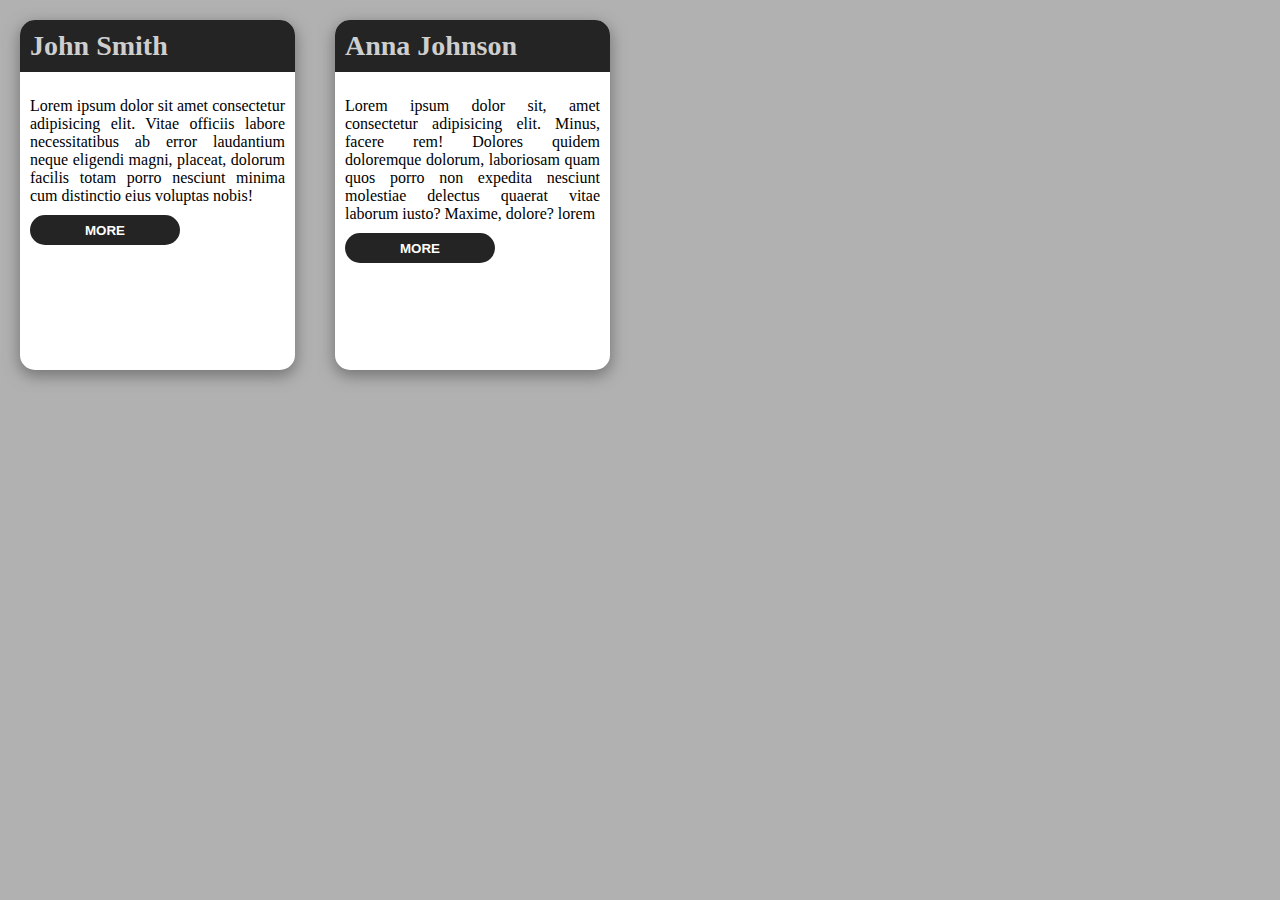
<file: css-karty/index.html>
<!DOCTYPE html>
<html lang="en">

<head>
    <meta charset="UTF-8">
    <meta http-equiv="X-UA-Compatible" content="IE=edge">
    <meta name="viewport" content="width=device-width, initial-scale=1.0">
    <link rel="stylesheet" href="./style.css">
    <title>Podstawy CSS</title>
</head>

<body>
    <!-- <div>
        <h1 class="pageTitle">Podstawy CSS</h1>
        <p>Krótki opis</p>
    </div>

    <div>
        <h1 class="minorTitle">Kolejny tytuł</h1>
    </div> -->

    <section class="cardWrapper">

        <article class="card">
            <h2 class="userName">John Smith</h2>
            <p class="userDesc">Lorem ipsum dolor sit amet consectetur adipisicing elit. Vitae officiis labore
                necessitatibus ab error laudantium neque eligendi magni, placeat, dolorum facilis totam porro nesciunt
                minima cum distinctio eius voluptas nobis!</p>
            <button class="userBtn">More</button>
        </article>

        <article class="card">
            <h2 class="userName">Anna Johnson</h2>
            <p class="userDesc">Lorem ipsum dolor sit, amet consectetur adipisicing elit. Minus, facere rem! Dolores
                quidem doloremque dolorum, laboriosam quam quos porro non expedita nesciunt molestiae delectus quaerat
                vitae laborum iusto? Maxime, dolore? lorem</p>
            <button class="userBtn">More</button>
        </article>





    </section>






</body>

</html>
</file>
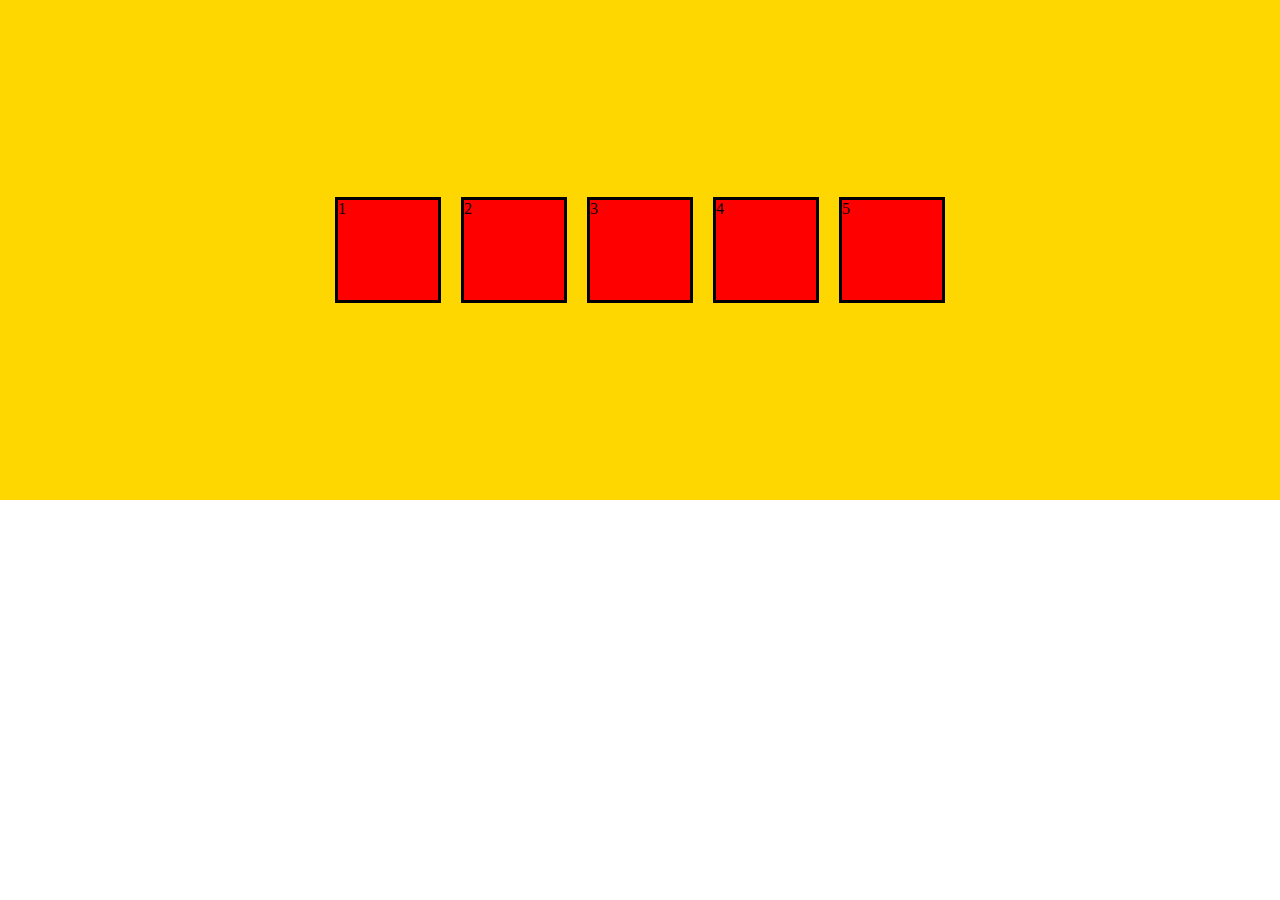
<file: jednostkiCSS/index.html>
<!DOCTYPE html>
<html lang="en">

<head>
    <meta charset="UTF-8">
    <meta http-equiv="X-UA-Compatible" content="IE=edge">
    <meta name="viewport" content="width=device-width, initial-scale=1.0">
    <link rel="stylesheet" href="./style.css">
    <title>Document</title>
</head>

<body>

    <!-- <h1 class="pageTitle" id="Title">Hello World</h1>
    <div class="wrapper">PIKSELE</div>
    <div class="wrapper1">PROCENTY</div>

    <div class="wrapper2">
        <div class="innerWrapper"></div>
    </div>


    <h2 class="remTitle">Tekst pisany w Remach</h2>

    <div class="textWrapper">
        <p class="minorText">Tekst pisany w Emach</p>
    </div> -->


    <section class="wrapper">
        <div class="square">1</div>
        <div class="square">2</div>
        <div class="square">3</div>
        <div class="square">4</div>
        <div class="square">5</div>
    </section>

</body>

</html>
</file>
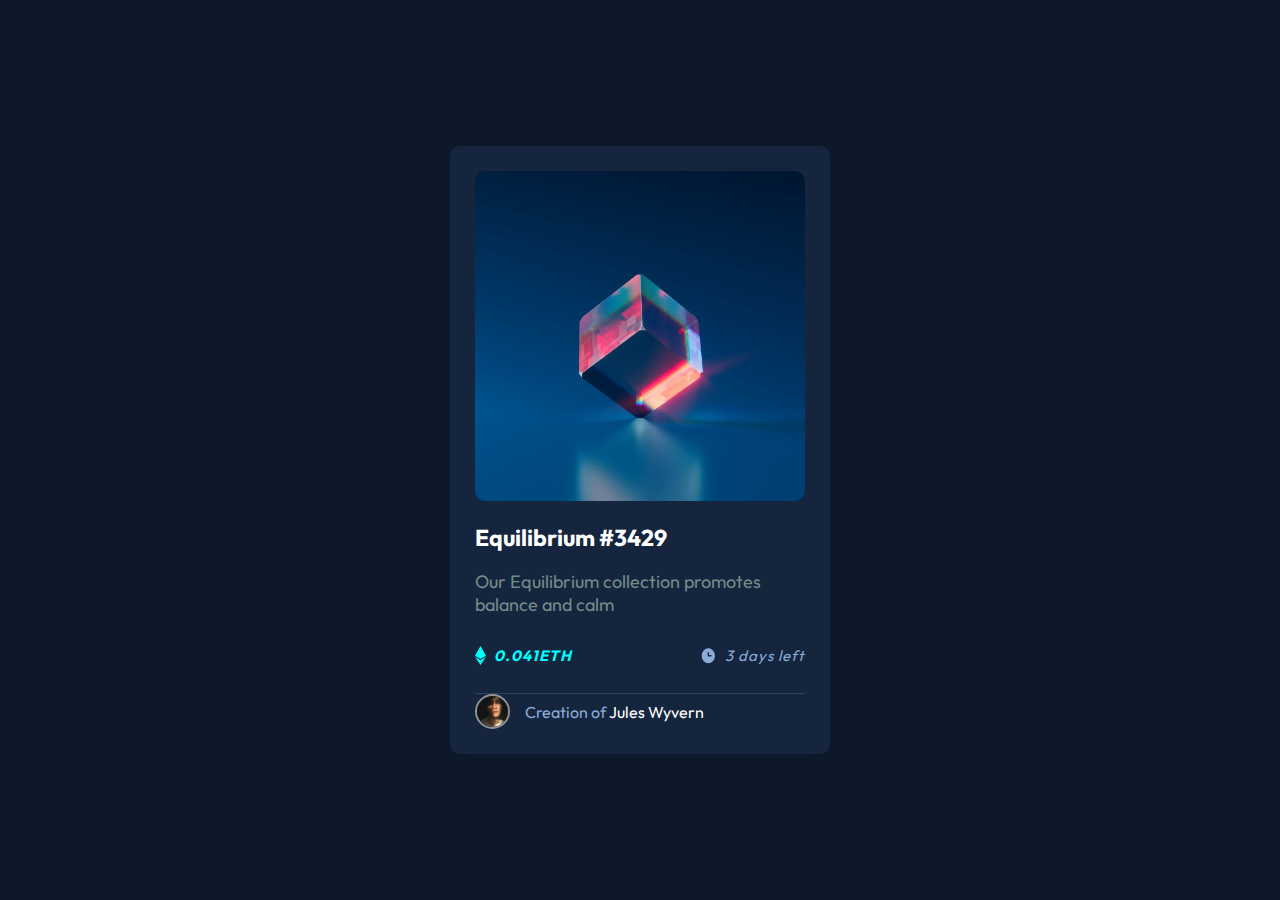
<file: nft-preview-card-component-main/index.html>
<!DOCTYPE html>
<html lang="en">

<head>
  <meta charset="UTF-8">
  <meta name="viewport" content="width=device-width, initial-scale=1.0">
  <!-- displays site properly based on user's device -->

  <link rel="icon" type="image/png" sizes="32x32" href="./images/favicon-32x32.png">
  <link rel="preconnect" href="https://fonts.googleapis.com">
  <link rel="preconnect" href="https://fonts.gstatic.com" crossorigin>
  <link href="https://fonts.googleapis.com/css2?family=Outfit:wght@300;400;600&display=swap" 
  rel="stylesheet">

  <title>Frontend Mentor | NFT preview card component</title>
  <link rel="stylesheet" href="./style.css">

</head>

<body>
  <main class="wrapper">
<img class="wrapperImage" src="./images/image-equilibrium.jpg" alt="error 404">
<h3 class="wrapperTitle">Equilibrium #3429</h3>
<p class="wrapperDesc">Our Equilibrium collection promotes balance and calm</p>


<div class="wrapperETH">
<p class="wrapperEthInfo"><img src="./images/icon-ethereum.svg" > 0.041ETH</p>

<p class="wrapperCash">
  <img src="./images/icon-clock.svg">
3 days left
</p>


</div>
<div class="wrapperbottom">
    <img src="./images/image-avatar.png">
   <p> Creation of <span>Jules Wyvern</span>
  </p>
</div>
  </main>

</body>

</html>
</file>
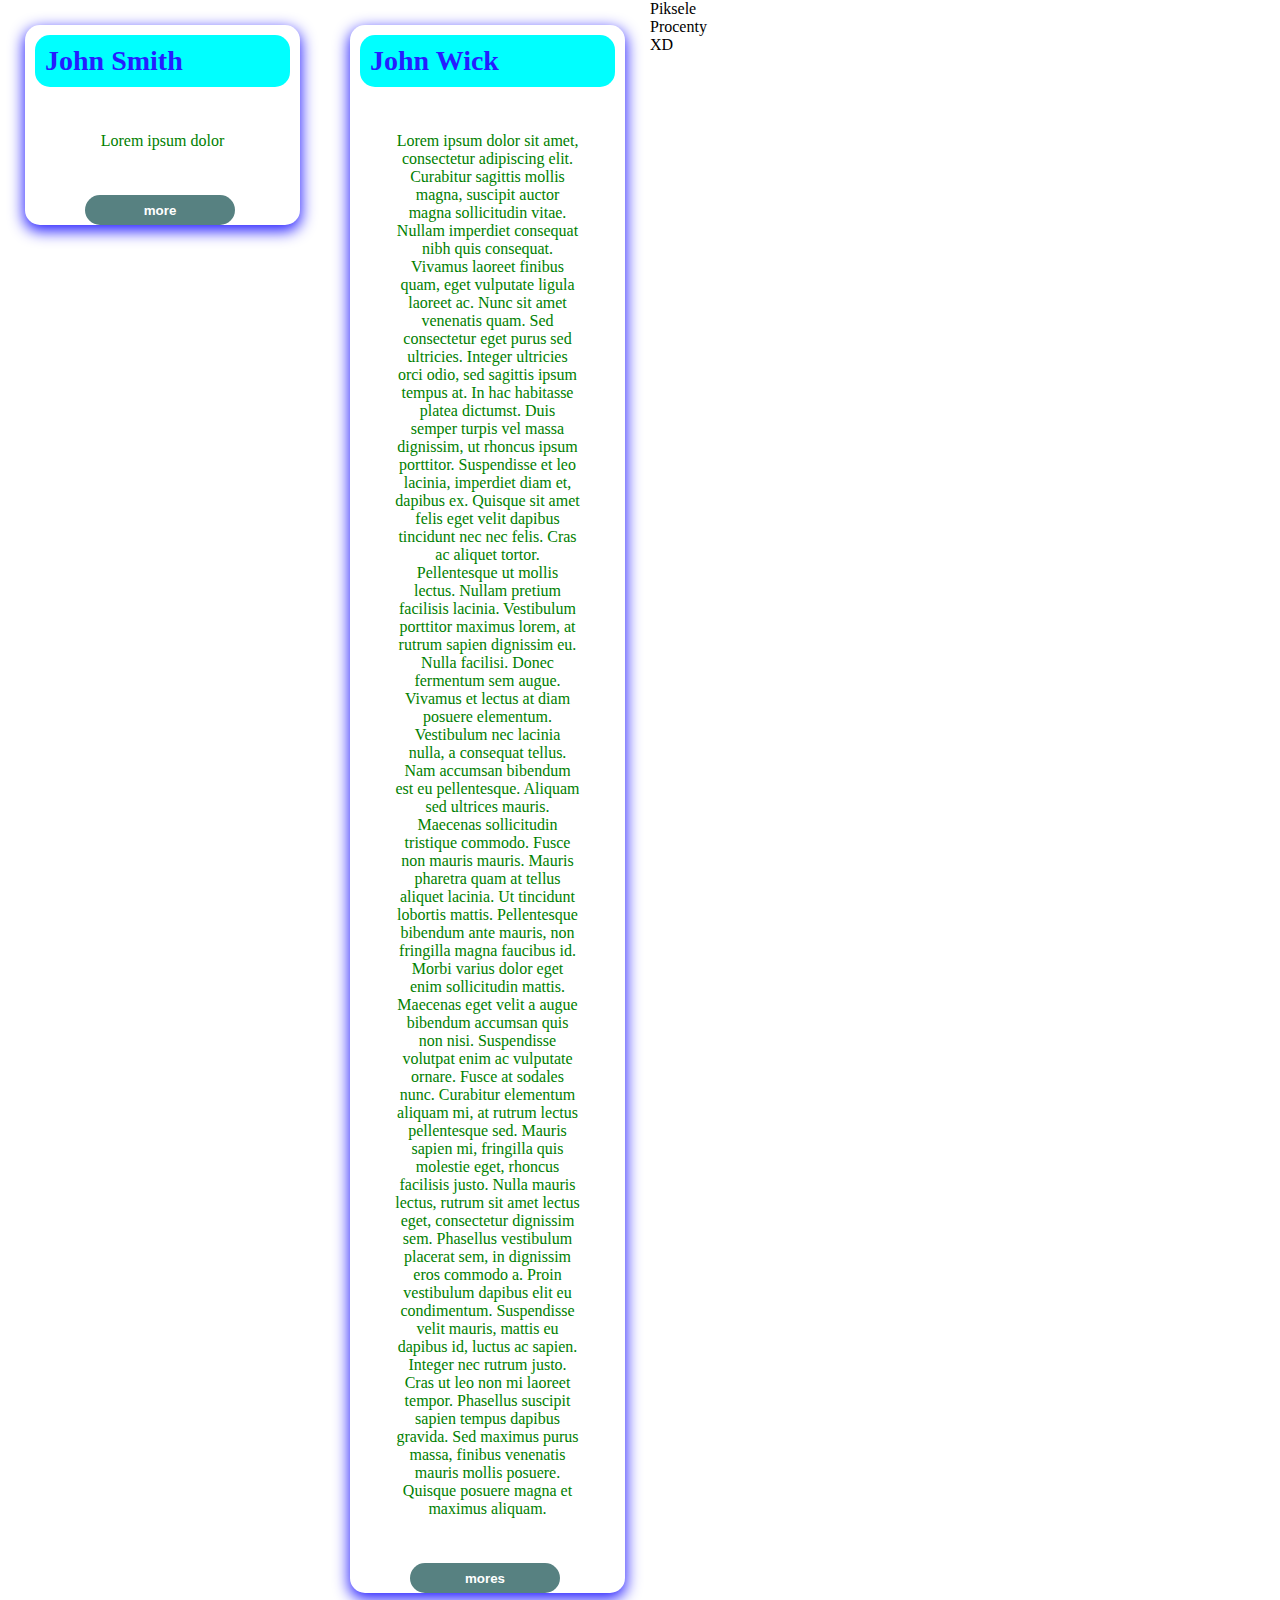
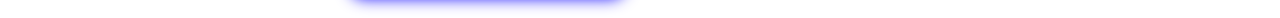
<file: Podstawy_CSS/index.html>
<!DOCTYPE html>

<html lang="en">

<head>
    <meta charset="UTF-8">
    <meta http-equiv="X-UA-Compatible" content="IE=edge">
    <meta name="viewport" content="width=device-width, initial-scale=1.0">
    <link rel="stylesheet" href="./style.css">
    <title>Podstawy css</title>
</head>




<body>
    <!--     
    <div>
        <h1 class="pagetitle" >Podstawy CSS</h1>
        <p>Krót</p>
       
    </div>

<div>
    <h1 class="minorTitel" >Podstawy</h1>
       
</div>
 -->

    <div></div>
    <section class="cardWrapper">
        <article class="card">
            <h2 class="userName">John Smith</h2>
            <p class="userDesc">Lorem ipsum dolor</p>
            <button class="userBtn">More</button>
        </article>

        <article class="card">
            <h2 class="userName">John Wick</h2>
            <p class="userDesc">Lorem ipsum dolor sit amet, consectetur adipiscing elit. Curabitur sagittis mollis
                magna, suscipit auctor magna sollicitudin vitae. Nullam imperdiet consequat nibh quis consequat. Vivamus
                laoreet finibus quam, eget vulputate ligula laoreet ac. Nunc sit amet venenatis quam. Sed consectetur
                eget purus sed ultricies. Integer ultricies orci odio, sed sagittis ipsum tempus at. In hac habitasse
                platea dictumst. Duis semper turpis vel massa dignissim, ut rhoncus ipsum porttitor. Suspendisse et leo
                lacinia, imperdiet diam et, dapibus ex. Quisque sit amet felis eget velit dapibus tincidunt nec nec
                felis. Cras ac aliquet tortor. Pellentesque ut mollis lectus. Nullam pretium facilisis lacinia.
                Vestibulum porttitor maximus lorem, at rutrum sapien dignissim eu.

                Nulla facilisi. Donec fermentum sem augue. Vivamus et lectus at diam posuere elementum. Vestibulum nec
                lacinia nulla, a consequat tellus. Nam accumsan bibendum est eu pellentesque. Aliquam sed ultrices
                mauris. Maecenas sollicitudin tristique commodo. Fusce non mauris mauris. Mauris pharetra quam at tellus
                aliquet lacinia.

                Ut tincidunt lobortis mattis. Pellentesque bibendum ante mauris, non fringilla magna faucibus id. Morbi
                varius dolor eget enim sollicitudin mattis. Maecenas eget velit a augue bibendum accumsan quis non nisi.
                Suspendisse volutpat enim ac vulputate ornare. Fusce at sodales nunc. Curabitur elementum aliquam mi, at
                rutrum lectus pellentesque sed. Mauris sapien mi, fringilla quis molestie eget, rhoncus facilisis justo.
                Nulla mauris lectus, rutrum sit amet lectus eget, consectetur dignissim sem.

                Phasellus vestibulum placerat sem, in dignissim eros commodo a. Proin vestibulum dapibus elit eu
                condimentum. Suspendisse velit mauris, mattis eu dapibus id, luctus ac sapien. Integer nec rutrum justo.
                Cras ut leo non mi laoreet tempor. Phasellus suscipit sapien tempus dapibus gravida. Sed maximus purus
                massa, finibus venenatis mauris mollis posuere. Quisque posuere magna et maximus aliquam.</p>
            <button class="userBtn">Mores</button>
        </article>
        <div class="wrapper">Piksele</div>
        <div class="wrapper1">Procenty</div>
            <div>
                <div class="innerwrapper">XD</div>
            </div>
        
    </section>





</body>

</html>
</file>
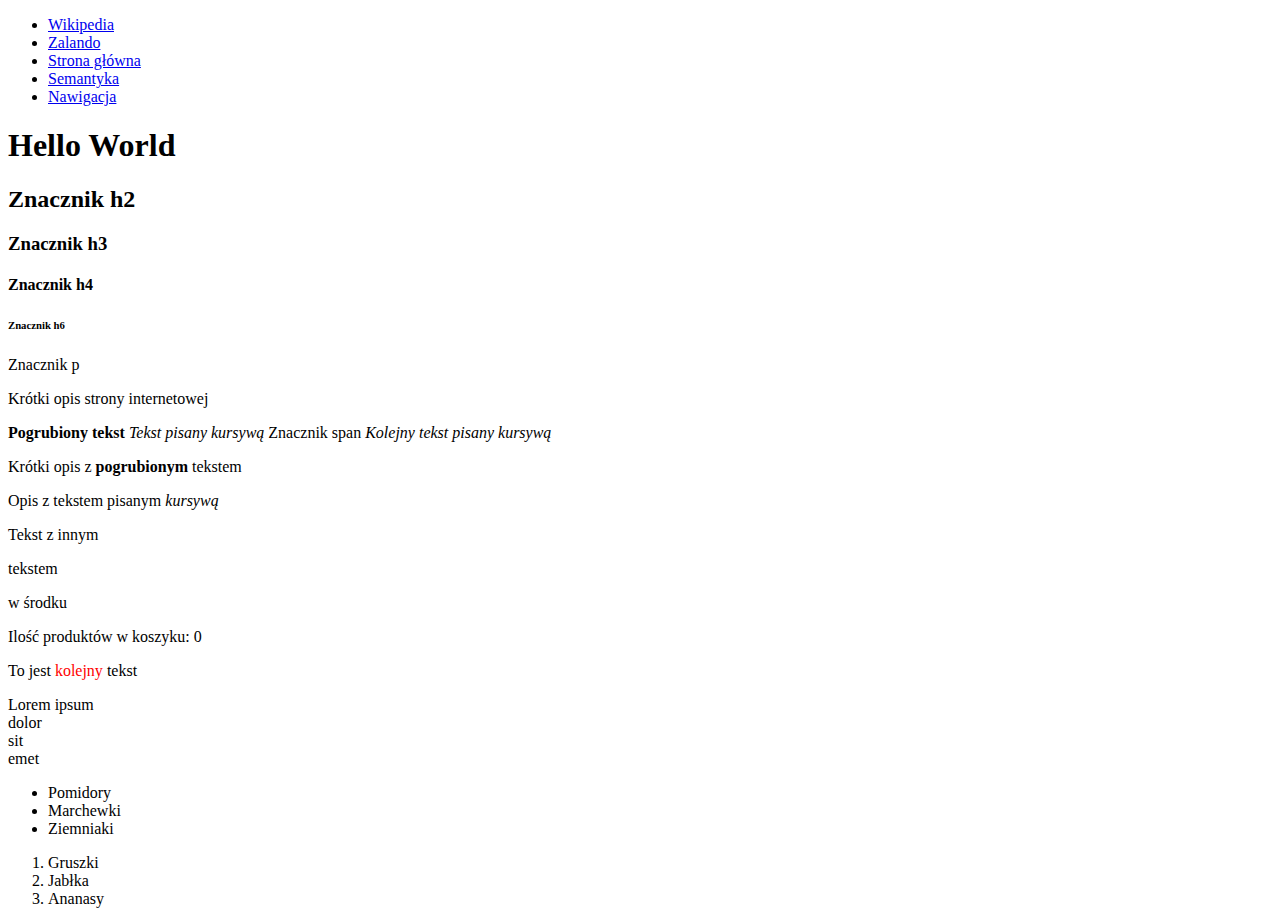
<file: Szkolenie_HTML/MATERIAŁY/html znaczniki nawigacja semantyka/index.html>
<!DOCTYPE html>

<html lang="en">

<head>
    <meta charset="UTF-8">
    <meta http-equiv="X-UA-Compatible" content="IE=edge">
    <meta name="viewport" content="width=device-width, initial-scale=1.0">
    <title>HTML</title>
</head>

<body>

    <header>
        <nav>
            <ul>
                <li>
                    <a href="https://pl.wikipedia.org/wiki/Wikipedia:Strona_g%C5%82%C3%B3wna">Wikipedia</a>
                </li>
                <li>
                    <a target="_blank" href="https://www.zalando.pl/kobiety-home/">Zalando</a>
                </li>
                <li>
                    <a href="./index.html">Strona główna</a>
                </li>
                <li>
                    <a href="./semantyka.html">Semantyka</a>
                </li>
                <li>
                    <a href="./nawigacja.html">Nawigacja</a>
                </li>
            </ul>
        </nav>
    </header>

    <!-- Headingi - nagłówki, używane jako tytuły:
 strony,sekcji,produktu,zdjęcia itd-->
    <div>
        <h1> Hello World </h1>
        <h2>Znacznik h2</h2>
        <h3>Znacznik h3</h3>
        <h4>Znacznik h4</h4>
        <h6>Znacznik h6</h6>
    </div>

    <!-- paragraph - znacznik p, najczęściej występujący
znacznik tekstowy -->

    <div>
        <p>Znacznik p</p>
        <p>Krótki opis strony internetowej</p>
    </div>

    <div>
        <strong>Pogrubiony tekst</strong>
        <em>Tekst pisany kursywą</em>
        <span>Znacznik span</span>
        <i>Kolejny tekst pisany kursywą</i>
    </div>

    <div>
        <p>Krótki opis z <strong>pogrubionym</strong> tekstem </p>
        <p>Opis z tekstem pisanym <em>kursywą</em> </p>

        <p>Tekst z innym
        <p>tekstem</p> w środku</p>

        <p>Ilość produktów w koszyku: <span>0</span> </p>
        <p>To jest <span style="color:red">kolejny</span> tekst</p>

        <p>Lorem ipsum <br> dolor <br> sit <br> emet</p>
    </div>


    <div>
        <div>
            <!-- lista i jej elementy -->
            <ul>
                <li>Pomidory</li>
                <li>Marchewki</li>
                <li>Ziemniaki</li>
            </ul>
        </div>

        <div>
            <ol>
                <li>Gruszki</li>
                <li>Jabłka</li>
                <li>Ananasy</li>
            </ol>
        </div>
    </div>


    <!-- div - jeden ze znaczników pudełkowych, upraszcza 
    stylowanie i odczytywanie naszego
    kodu -->

    <!-- znaczniki semantyczne:
        section, header, main, footer, aside, nav, article -->





</body>




</html>
</file>
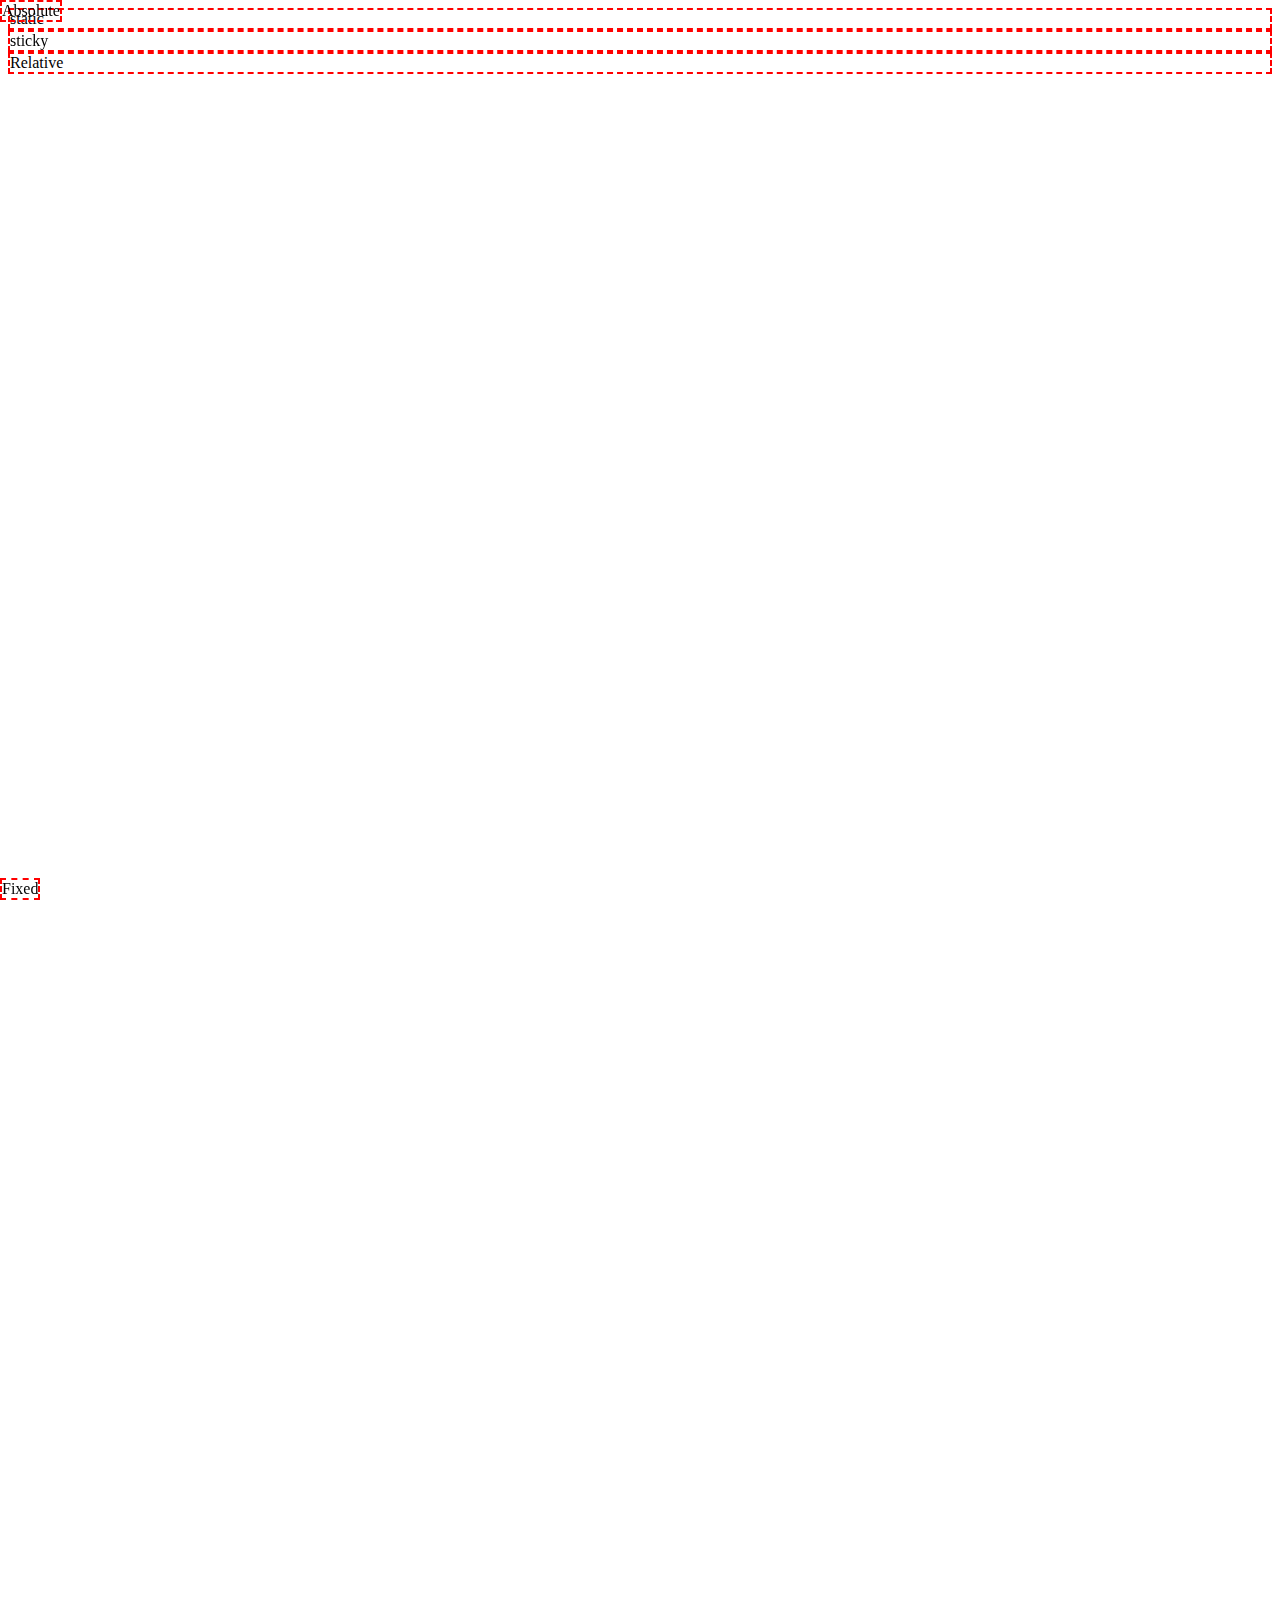
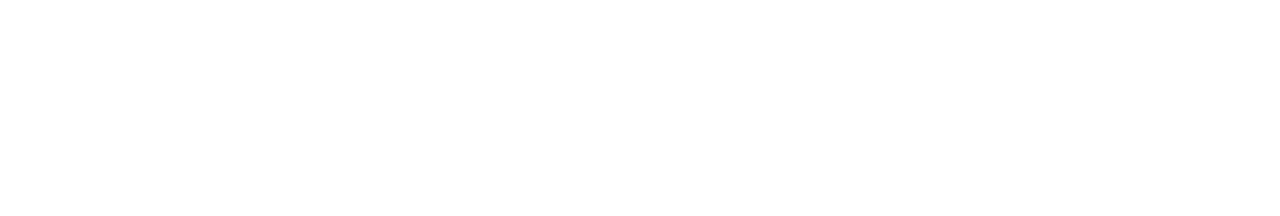
<file: Repozytorium/position.html>
<!DOCTYPE html>
<html lang="en">
<head>
    <meta charset="UTF-8">
    <meta http-equiv="X-UA-Compatible" content="IE=edge">
    <meta name="viewport" content="width=device-width, initial-scale=1.0">
    <title>Document</title>
</head>
<body>
    <style>
        body {
            min-height: 200vh;
        }

        div {
            border: 2px dashed red;

        }

        .static {
            position: static;
        }

        .fixed {
            position: fixed;
            left: 0;
            bottom: 0;
        }

        .sticky {
            position: sticky;
            top: 0
        }

        .absolute {
            position: absolute;
            top: 0;
            left: 0;

        }
        .ralative{
            position:relative;
            height: 20vh;
        }
    </style>
    <div class="static">
        static
    </div>

    <div class="fixed">
        Fixed
    </div>

    <div class="sticky">
        sticky
    </div>

    <div class="relative">
        Relative 
        <div class="absolute">
        Absolute
        </div>
      </div>
</body>
</html>
</file>
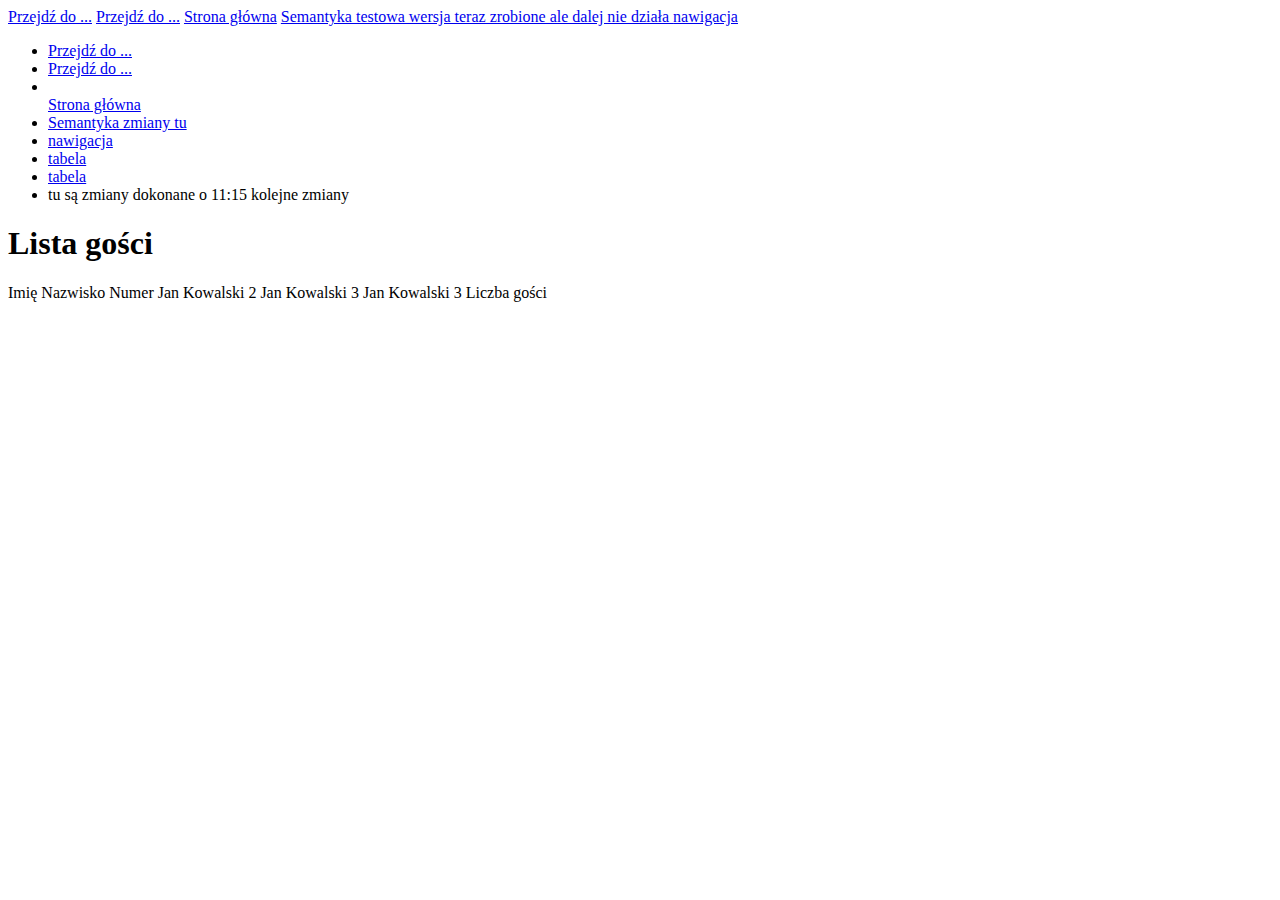
<file: Szkolenie_HTML/nawigacja.html>
<!DOCTYPE html>
<html lang="en">

<head>
    <meta charset="UTF-8">
    <meta http-equiv="X-UA-Compatible" content="IE=edge">
    <meta name="viewport" content="width=device-width, initial-scale=1.0">
    <title>Document</title>
</head>

<body>
    <header>
        <div>
            <a
                href="https://www.x-kom.pl/p/571702-notebook-laptop-156-acer-nitro-5-i5-10300h-16gb-512-gtx1650ti-144hz.html">
                Przejdź do ...</a>

            <a target="_blank"
                href="https://www.x-kom.pl/p/571702-notebook-laptop-156-acer-nitro-5-i5-10300h-16gb-512-gtx1650ti-144hz.html">
                Przejdź do ...</a>
            <a href="../plik_1.html">Strona główna</a>  
            <a href="./semantyka.html"> Semantyka  testowa wersja teraz zrobione ale dalej nie działa </a>
            <a href="./nawigacja.html"> nawigacja</a>
        </div>
        <nav>
            <ul>
                <li>
                    <a
                        href="https://www.x-kom.pl/p/571702-notebook-laptop-156-acer-nitro-5-i5-10300h-16gb-512-gtx1650ti-144hz.html">
                        Przejdź do ...</a>
                <li>
                    <a target="_blank"
                        href="https://www.x-kom.pl/p/571702-notebook-laptop-156-acer-nitro-5-i5-10300h-16gb-512-gtx1650ti-144hz.html">
                        Przejdź do ...</a>
                </li>
                <li></li>
                <a href="../plik_1.html">Strona główna</a>
                </li>
                <li>
                    <a href="./semantyka.html"> Semantyka zmiany tu </a>
                </li>
                <li>
                    <a href="./nawigacja.html"> nawigacja</a>
                </li>
                <li>
                    <a href="./tabela.html"> tabela</a>
                </li>
                <li>
                    <a href="./tabele.html"> tabela</a>
                </li>
                <li>
                    <a>tu są zmiany dokonane o 11:15</a>
                    <a> kolejne zmiany</a>
                </li>
            </ul>
        </nav>
    </header>



    <!-- table, 
        thead
        tr
        th trkst pogrubiony
        td tekst zwykly

         -->
    <style>
        table,
        td,
        th {
            border: 1px solidcolor;
        }
    </style>

    <h1>Lista gości</h1>
    <main>
        <article>
            <talbe>
                <thead>
                    <tr>
                        <th>Imię</th>
                        <th>Nazwisko</th>
                        <th>Numer</th>
                    </tr>
                </thead>

                <tbody>
                    <tr>
                        <td>Jan</td>
                        <td>Kowalski</td>
                        <td>2</td>
                    </tr>
                    <tr>
                        <td>Jan</td>
                        <td>Kowalski</td>
                        <td>3</td>
                    </tr>
                    <tr>
                        <td>Jan</td>
                        <td>Kowalski</td>
                        <td>3</td>
                    </tr>
                </tbody>
                <tfoot>
                    <td>Liczba gości</td>

                </tfoot>
            </talbe>
        </article>
    </main>




</body>

</html>
</file>
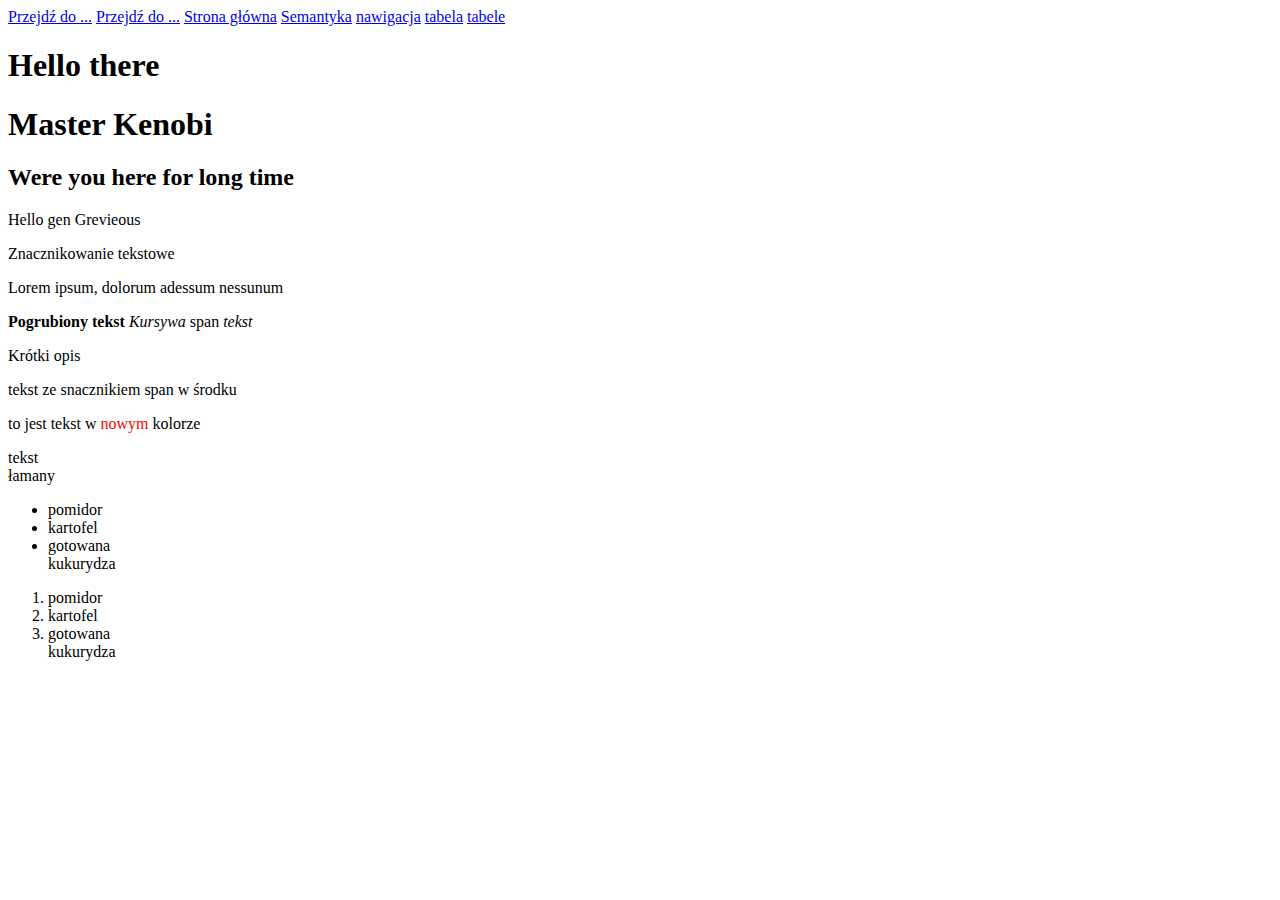
<file: Szkolenie_HTML/plik_1.html>
<!DOCTYPE html>

<html lang="en">

 
<head>
    <meta charset="UTF-8">
    <meta http-equiv="X-UA-Compatible" content="IE=edge">
    <meta name="viewport" content="width=device-width, initial-scale=1.0">
    <title>Strona testowa</title>
</head>

<body>
    <header>
        <header>
            <a href="https://www.x-kom.pl/p/571702-notebook-laptop-156-acer-nitro-5-i5-10300h-16gb-512-gtx1650ti-144hz.html">
                Przejdź do ...</a>
        
            <a target="_blank"
                href="https://www.x-kom.pl/p/571702-notebook-laptop-156-acer-nitro-5-i5-10300h-16gb-512-gtx1650ti-144hz.html">
                Przejdź do ...</a>
            <a href="../plik_1.html">Strona główna</a>
            <a href="./semantyka.html"> Semantyka</a>
            <a href="./nawigacja.html"> nawigacja</a>
            <a href="./tabela.html"> tabela</a>
            <a href="./tabele.html"> tabele</a>
        </header>
    </header>

    <div>

        <!-- Headingi-->
        <h1>Hello there</h1>

        <h1>Master Kenobi</h1>
        <h2>Were you here for long time</h2>

        <h10>Hello gen Grevieous</h10>

    </div>
    <div>
        <!--paragraph  tekst podstawowy-->

        <p> Znacznikowanie tekstowe</p>
        <p>Lorem ipsum, dolorum adessum nessunum</p>

        <!-- dodawanie komentarzy ctrl+/ -->

        <!-- strong - pogrubienie tekstu -->
        <strong>Pogrubiony tekst</strong>
        <em>Kursywa</em>
        <!-- em - kursywa -->
        <span>span</span>
        <!-- span - informacje przychodzące z zewnątrz -->
        <i>tekst</i>
        <!-- i też kursywa -->
    </div>
    <div>
        <p>Krótki opis<strong></strong></p>
        <p> tekst ze snacznikiem<span> span w środku</span></p>
        <p> to jest tekst w <span style="color:red"> nowym </span> kolorze </p>

        <p> tekst <br> łamany</br></p>
    </div>

    <div>
        <!-- <ul> lista punkty-->
        <ul>
            <li>pomidor</li>
            <li>kartofel</li>
            <li>gotowana<br> kukurydza</br></li>

        </ul>
    </div>

    <div>
        <!-- <ol> lista numerowana -->
        <ol>
            <li>pomidor</li>
            <li>kartofel</li>
            <li>gotowana<br> kukurydza</br></li>


        </ol>
    </div>

    <!-- <div> pudełkowanie kodu -->
    <!-- inne znaczniki semantyczne -->
    <!-- section, header, main, footer, aside, nav, article -->

    <main>

    </main>

    <section>
        <div></div>
        <div>
            <article></article>
            <article></article>
        </div>
    </section>

    </article>
    </div>
    </section>

    <section>

    </section>

    <footer>


    </footer>















</body>

</html>
</file>
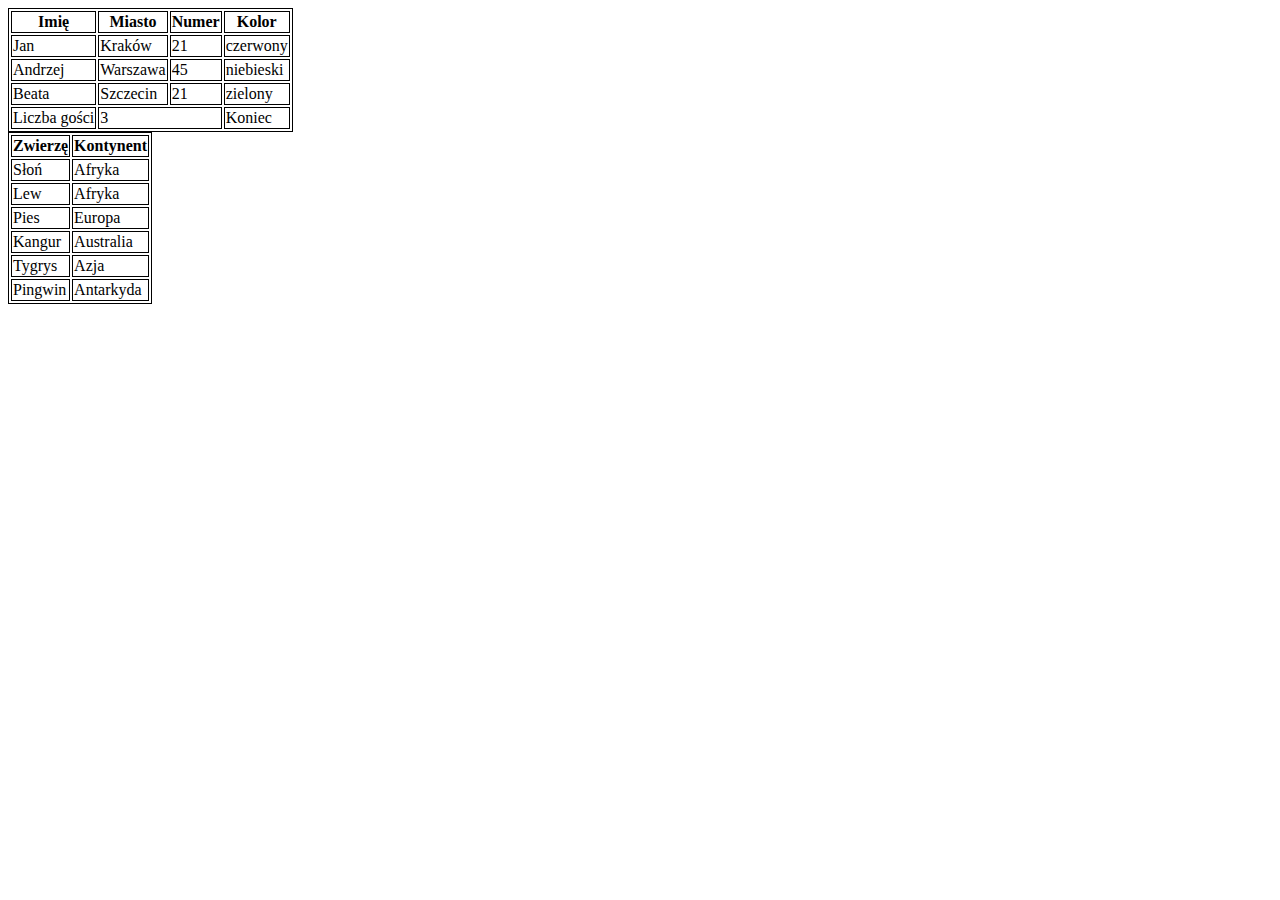
<file: Szkolenie_HTML/tabele_AM.html>
<style>
   table,
    td,
    th {
        border: 1px solid black;
    }
</style>


<main>
<h1></h1>
<article>
    <table>
        <thead>
            <tr>
                <th>Imię</th>
                <th>Miasto</th>
                <th>Numer</th>
                <th>Kolor</th>
            </tr>
            
        </thead>
        <body>
            <tr>
                <td>Jan</td>
                <td>Kraków</td>
                <td>21</td>
                <td>czerwony</td>
            </tr>
            <tr>
                <td>Andrzej</td>
                <td>Warszawa</td>
                <td>45</td>
                <td>niebieski</td>
            </tr>
            <tr>
                <td>Beata</td>
                <td>Szczecin</td>
                <td>21</td>
                <td>zielony</td>
            </tr>
            <tr>
                <td>Liczba gości</td>
                <td colspan="2">3</td>
                <td>Koniec</td>
            </tr>
        </body>
    </table>
</article>


<article>
    <table>
        <thead>
            <tr>
                <th>Zwierzę</th>
                <th>Kontynent</th>
            </tr>
        </thead>
        <tbody>
            <tr>
                <td>Słoń</td>
                <td>Afryka</td>
              
            </tr>
            <tr>
                <td>Lew</td>
                <td>Afryka</td>

            </tr>
            <tr>
                <td>Pies</td>
                <td>Europa</td>
            </tr>
            <td> Kangur</td>
            <td>Australia</td>
        </tr>
        <td>Tygrys</td>
        <td>Azja</td>
    </tr>
    <tr>
        <td>Pingwin</td>
        <td>Antarkyda</td>
    </tr>
        </tbody>
    </table>
</article>
</main>
</file>
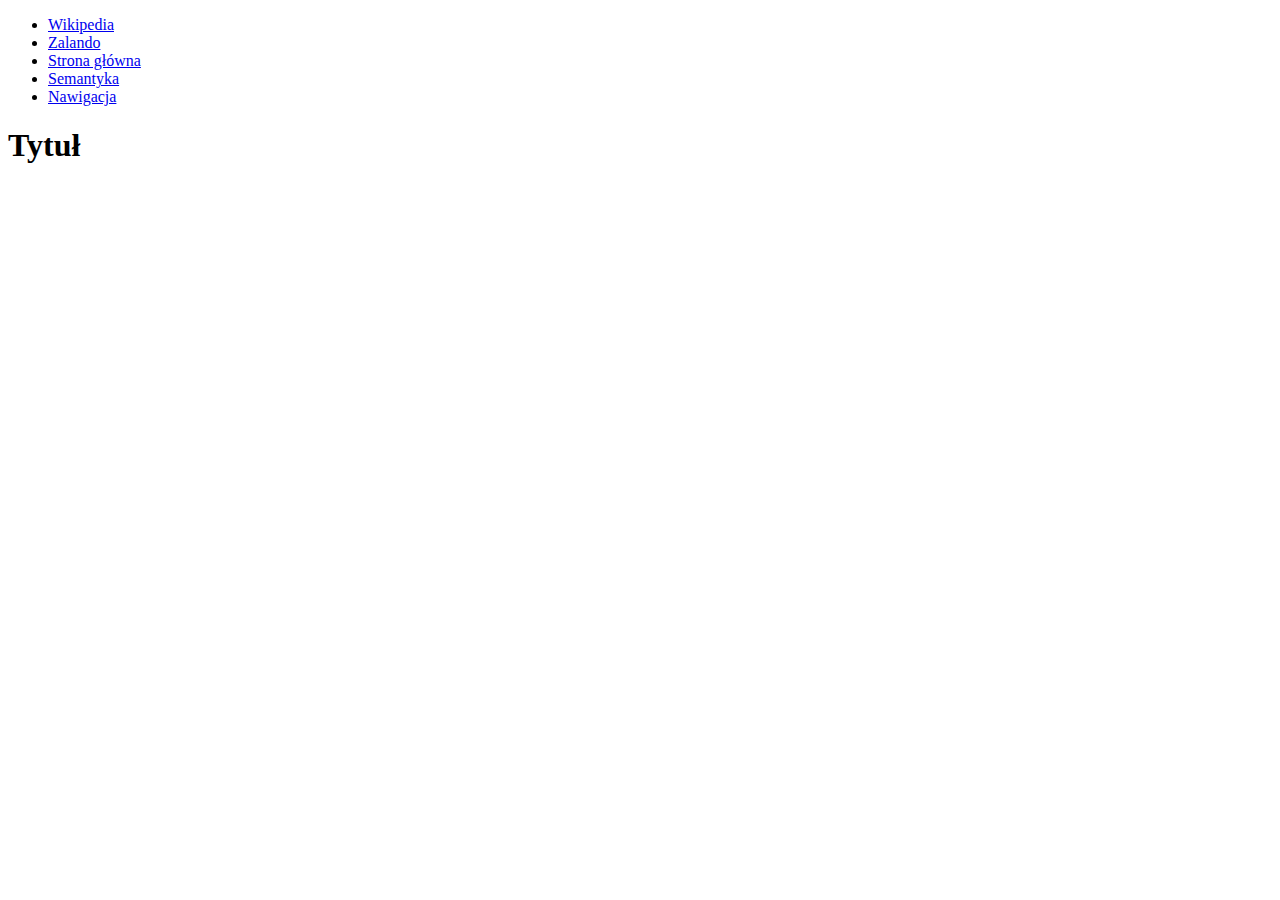
<file: Szkolenie_HTML/MATERIAŁY/html znaczniki nawigacja semantyka/semantyka.html>
<!DOCTYPE html>
<html lang="en">

<head>
    <meta charset="UTF-8">
    <meta http-equiv="X-UA-Compatible" content="IE=edge">
    <meta name="viewport" content="width=device-width, initial-scale=1.0">
    <title>Document</title>
</head>

<body>

    <header>
        <div></div>
        <nav>
            <ul>
                <li>
                    <a href="https://pl.wikipedia.org/wiki/Wikipedia:Strona_g%C5%82%C3%B3wna">Wikipedia</a>
                </li>
                <li>
                    <a target="_blank" href="https://www.zalando.pl/kobiety-home/">Zalando</a>
                </li>
                <li>
                    <a href="./index.html">Strona główna</a>
                </li>
                <li>
                    <a href="./semantyka.html">Semantyka</a>
                </li>
                <li>
                    <a href="./nawigacja.html">Nawigacja</a>
                </li>
            </ul>
        </nav>
    </header>

    <main>
        <h1>Tytuł</h1>
        <div>
            <p></p>
            <p></p>
        </div>
        <div></div>
    </main>

    <section>
        <div></div>
        <div>
            <article></article>
            <article></article>
        </div>
    </section>

    <section>
        <aside></aside>
    </section>

    <footer>
        <p></p>
        <p></p>
        <div></div>
    </footer>

</body>

</html>
</file>
<file: css-karty/style.css>
* {
  box-sizing: border-box;
  margin: 0;
  padding: 0;
}

body {
  background-color: rgb(177, 177, 177);
}
.card {
  display: inline;
  background-color: #fff;
  width: 275px;
  min-height: 350px;
  box-shadow: 0px 5px 15px 1px rgb(117, 117, 117);
  /* margin-bottom: 35px;
  margin-top: 70px;
  margin-left: 15px; */
  margin: 20px;
  border-radius: 15px;
  float: left;
}
.userName {
  padding: 10px;
  font-size: 28px;
  border-top-left-radius: 15px;
  border-top-right-radius: 15px;
  color: rgb(206, 206, 206);
  background-color: rgb(36, 36, 36);
}
.userDesc {
  padding: 10px;
  margin-top: 15px;
  text-align: justify;
}
.userBtn {
  display: block;
  margin-left: 10px;
  width: 150px;
  height: 30px;
  background-color: rgb(36, 36, 36);
  color: #fff;
  text-transform: uppercase;
  font-weight: 700;
  border: none;
  border-radius: 15px;
  cursor: pointer;
}

/* display: block - wyswietla jedno pod drugim */
/* display: inline - jeden obok drugiego + nie działa width i height */
/* display: inline-block - jeden obok drugiego i działa width,height */
/* display:none - nic nie wyświetla */
</file>
<file: jednostkiCSS/style.css>
*{
  margin: 0;
  padding: 0;

}
.wrapper{
  display: flex;
  flex-direction:row;
  justify-content: center;
  align-items: center;
  gap:20px;
  height: 500px;
  background-color: gold;
  box-sizing: border-box;

}

.square{
  
  background-color: red;
  width: 100px;
  height: 100px;
  border: 3px solid black;

}









/* Selektory: 
-id #
-klasy .
-znacznika (nazwa elementu np h1) 
-gwiazdka 
*/

/* * {
  margin: 0;
  padding: 0;
}
#Title {
  color: green;
}
.pageTitle {
  color: blue;
}
h1 {
  color: orange;
} */
/* 
html {
  font-size: 10px;
}

.wrapper {
  height: 200px;
  background-color: gold;
  border: 3px solid black;
  width: 450px;
}

.wrapper1 {
  height: 200px;
  background-color: aqua;
  border: 3px solid black;
  width: 50%;
}

.wrapper2 {
  width: 50%;
  height: 300px;
  background-color: bisque;
  margin-top: 30px;
  border: 3px solid black;
}
.innerWrapper {
  height: 70%;
  width: 50%;
  background-color: red;
}

.remTitle {
  font-size: 5rem;
}

.textWrapper {
  font-size: 20px;
}
.minorText {
  font-size: 2em;
} */
</file>
<file: nft-preview-card-component-main/style.css>
/* Soft blue: hsl(215, 51%, 70%)
- Cyan: hsl(178, 100%, 50%)

### Neutral

- Very dark blue (main BG): hsl(217, 54%, 11%)
- Very dark blue (card BG): hsl(216, 50%, 16%)
- Very dark blue (line): hsl(215, 32%, 27%)
- White: hsl(0, 0%, 100%) */

* {
  margin: 0;
  padding: 0;
  box-sizing: border-box;
}

body {
  font-family: "Outfit", sans-serif;
  background-color: hsl(217, 54%, 11%);
  display: flex;
  justify-content: center;
  align-items: center;
  min-height: 100vh;

}
.wrapper {
  background-color: hsl(216, 50%, 16%);
  width: 380px;
  min-height: 600px;
  box-shadow: 0px 20px 15px 1px hsl(217, 54%, 11%);
  padding: 25px;
  border-radius: 10px;
}

.wrapperImage{
width: 100%;
border-radius: 10px;

}
.wrapperTitle{
  color:#fff;
  font-size: 23px;
  margin-top: 18px;
  

}
.wrapperDesc{
  color: hsl(178, 10%, 50%);
  font-size: 18px;
  margin-bottom: 30px;
  margin-top: 18px;
}
.wrapperETH{
  color: white;
  font-size: 15px;
  font-style: italic;
  display: flex;
  justify-content: space-between;
  border-bottom: 1px solid hsl(215, 32%, 27%);
  padding-bottom: 28px;


}
.wrapperEthInfo{
  color: cyan;
  font-size: 15px;
  font-style: italic;
  font-weight: 700;

  letter-spacing: 1px;
  display: flex;
  gap: 8px; 
}
.wrapperCash{
  color: hsl(215,51%,70%);
  display: flex;
  justify-content: end;
  gap: 8px;
  width: 100%;
  letter-spacing: 1px;
}
.wrapperbottom{
  color: #fff;
  display: flex;
  align-items:center;
  gap: 15px;
}
.wrapperbottom img{
  width: 35px;
  border: 2px solid   rgb(148, 145, 145);
  border-radius: 50%;
}
.wrapperbottom p{
  color: hsl(215, 51%, 70%);
}
.wrapperbottom span{
  color: #fff;
}
</file>
<file: Podstawy_CSS/style.css>
/* display: block - wyswietla jedno pod drugim */
/* display: inline - jeden obok drugiego + nie działa width i height */
/* display: inline-block - jeden obok drugiego i działa width,height */
/* display:none - nic nie wyświetla */

/*selectory
-id ''#'' najsilniejszy
-klasy ''.''
-znacznika
-gwiazdka

*/

*{
    box-sizing: border-box;
    margin: 0%;
    padding: 0%
}

#Title{
    color: red;
}


.wrapper

body{
    background-color: rgb(87, 129, 129);
}
.card{
    
    background-color: #fff;
    width: 275px;
    min-height: 150px;
    box-shadow: 0px 5px 15px 1px rgb(37, 29, 309);
    margin: 25px;
    border-radius: 15px;
    display: inline-block;
    float:left;

    
}
.userName{
    font-size: 28px;
    color: rgb(37, 29, 309);
    background-color: aqua;
    margin: 10px;
    padding: 10px;
    border-radius: 15px;

    }
.userDesc{
    padding: 25px;
    margin: 20px;
    color:green;
    text-align: center;

}
.userBtn{
    display: block;
    margin-left: 60px;
    margin-right: 50px;
    width: 150px;
    height: 30px;
    background-color: rgb(87, 129, 129);
    color: #fff;
    text-transform: lowercase;
    text-align: center;
    font-weight: 700;
    border: none;
    border-radius: 15px;
    cursor:pointer;
}
</file>
